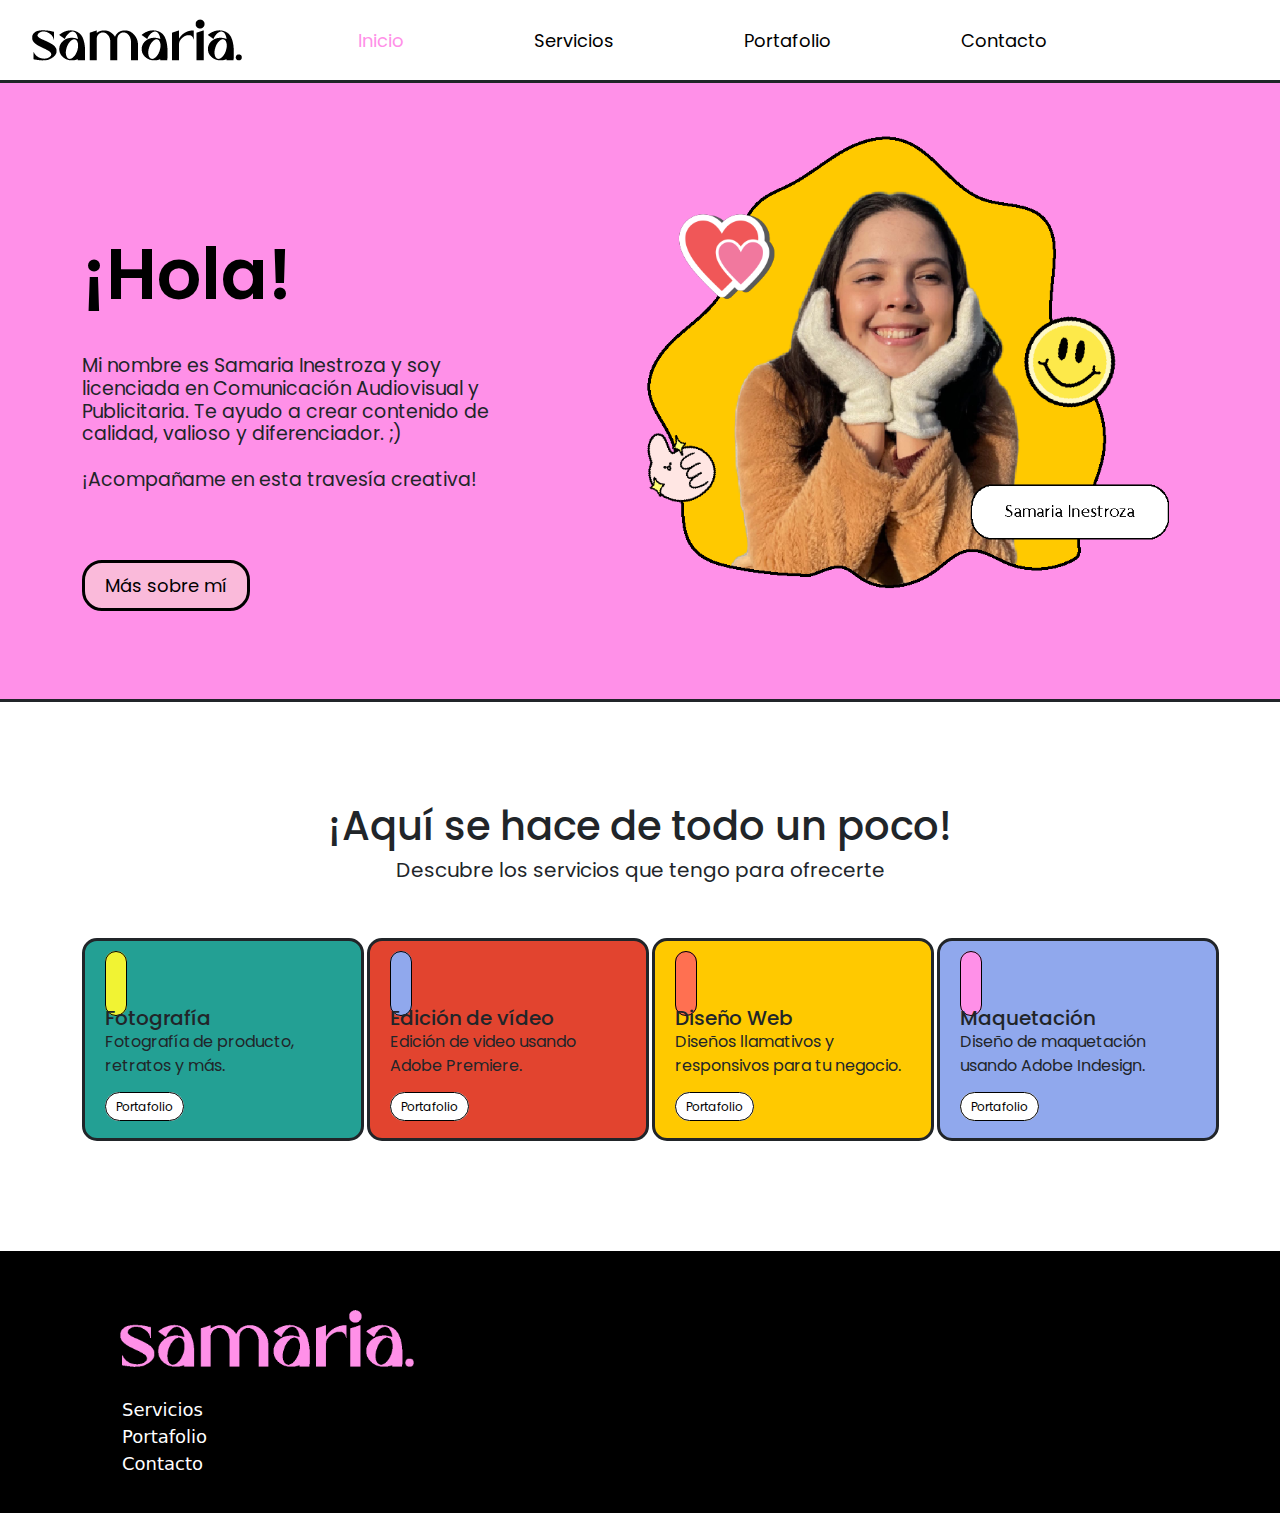
<file: index.html>
<!doctype html>
<html>
<head>
<meta charset="utf-8">
<meta name="viewport" content="width=device-width, initial-scale=1.0">
<meta name="Description" content="Quién es Samaria Inestroza y qué servicios ofrece">
<meta name="Keywords" content="Samaria Inestroza, Comunicación, Publicidad, Edición, Diseño, Adobe, Fotografía">
<title>Inicio - Samaria</title>
	<link href="img/favicon.png" rel="shortcut icon">
	<link href="css/style.css" rel="stylesheet">
	<link href="css/bootstrap.min.css" rel="stylesheet">
	<link rel="stylesheet" href="https://maxst.icons8.com/vue-static/landings/line-awesome/line-awesome/1.3.0/css/line-awesome.min.css">
	<link href="css/bootstrap-custom.css" rel="stylesheet">
	

</head>

<body>
	<header>
		<nav class="navbar navbar-expand-lg navbar-light bg-light">
        <div class="container-fluid">
    		<a class="navbar-brand" href="index.html"><img src="img/logo-samaria.png"  alt="logo" width="250"></a>
	  
    		<button class="navbar-toggler" type="button" data-bs-toggle="collapse" data-bs-target="#navbarNav" aria-controls="navbarNav" aria-expanded="false" aria-label="Toggle navigation">
      		<span class="navbar-toggler-icon"></span>
    		</button>
			
    		<div class="collapse navbar-collapse" id="navbarNav">
      		<ul class="navbar-nav">
        	<li class="nav-item">
          	<a class="nav-link active" aria-current="page" href="#">Inicio</a>
        	</li>
				
        <li class="nav-item">
          <a class="nav-link" href="servicios.html">Servicios</a>
        </li>
        <li class="nav-item">
          <a class="nav-link" href="portafolio.html">Portafolio</a>
        </li>
				
        <li class="nav-item">
          <a class="nav-link" href="contacto.html">Contacto</a>
        </li>
				
      </ul>
    </div>
  </div>
</nav>
	</header>
	

	
  <section id="hero">
	  <div class="container">
		 <div class="row">
			 <article class="col-lg-5 col-sm-12 col-12">
				 
				 <h1>¡Hola!</h1>
				 <h3>Mi nombre es Samaria Inestroza y soy licenciada en Comunicación Audiovisual y Publicitaria. Te ayudo a crear contenido de calidad, valioso y diferenciador. ;) <br> <br>¡Acompañame en esta travesía creativa! </h3>
				 
				 <a href="sobre-mi.html" class="link-rosado">Más sobre mí</a>
			 </article>
			 
			 <article class="col-lg-7 col-sm-12 col-12">
				 <img src="img/foto-samaria (2).png" alt="Samaria Inestroza" class="img-fluid">
			 </article>
		 </div>
	  </div>
  </section>
	
	
  <section id="servicios">
	  <div class="container">
		  <h1>¡Aquí se hace de todo un poco!</h1>
		  <h3>Descubre los servicios que tengo para ofrecerte</h3>
		  <br><br>
		  
		  <div class="row">
			  <article class="col-lg-3 col-sm-6 col-12">
				<div style="width: 18rem;">
  				<div class="card-body-1">
					<i class="las la-camera-retro"></i>
    				<h5 class="card-title">Fotografía</h5>
    				<p class="card-text">Fotografía de producto, retratos y más.</p>
    				<a href="portafolio.html" class="link-blanco">Portafolio</a>
   
  				</div>
				</div>
			  </article>
			  
			  <article class="col-lg-3 col-sm-6 col-12">
				<div style="width: 18rem;">
  				<div class="card-body-2">
					<i class="las la-film"></i>
    				<h5 class="card-title">Edición de vídeo</h5>
    				<p class="card-text">Edición de video usando Adobe Premiere.</p>
    				<a href="portafolio.html" class="link-blanco">Portafolio</a>
				</div>
				</div>
			  </article>
			  
			  <article class="col-lg-3 col-sm-6 col-12">
				<div style="width: 18rem;">
  				<div class="card-body-3">
					<i class="las la-laptop-code"></i>
					<h5 class="card-title">Diseño Web</h5>
					<p class="card-text">Diseños llamativos y responsivos para tu negocio.</p>
					<a href="portafolio.html" class="link-blanco">Portafolio</a>
  				</div>
				</div>
			  </article>
			  
			  <article class="col-lg-3 col-sm-6 col-12">
				<div style="width: 18rem;">
  				<div class="card-body-4">
					<i class="lab la-adobe"></i>
					<h5 class="card-title">Maquetación</h5>
					<p class="card-text">Diseño de maquetación usando Adobe Indesign.</p>
					<a href="portafolio.html" class="link-blanco">Portafolio</a>
  				</div>
				</div>
			  </article>
		  </div>
	  </div>
  </section>
	
	<footer>
		
		<div class="container">
		<div class="row">
			<article class="col-12 col-sm-12 col-12">
				<img src="img/logo-rosado.png" alt="logo" width="350px">
				
				<div class="row">
			<article class="col-lg-8 col-sm-4 col-4">
				<ul class="list-unstyled">
					<a href="servicios.html"><li>Servicios</li></a>
					<a href="portafolio.html"><li>Portafolio</li></a>
					<a href="contacto.html"><li>Contacto</li></a>

				</ul>
			</article>
				
			<article class="col-lg-1 col-sm-2 col-2">
				<a href="https://www.instagram.com/samariainestrozaa/"><i class="lab la-instagram"></i></a>
			</article>
			
			<article class="col-lg-1 col-sm-2 col-2">
				<a href="https://twitter.com/saminestrozaa"><i class="lab la-twitter"></i></a>
			</article>
			
			<article class="col-lg-1 col-sm-2 col-2">
				<a href="https://www.facebook.com/saminestroza12"><i class="lab la-facebook-f"></i></a>
			</article>
			
			<article class="col-lg-1 col-sm-2 col-2">
				<a href="https://www.tiktok.com/@samariainestrozaa"><i class="las la-file-audio"></i></a>
			</article>
			</div>
				
			</article>
				
		</div>
		</div>
	</footer>
	
		<script src="js/jquery.min.js"></script>
	<script src="js/bootstrap.min.js"></script>
	<script>
	  window.dataLayer = window.dataLayer || [];
	  function gtag(){dataLayer.push(arguments);}
	  gtag('js', new Date());

	  gtag('config', 'G-B54FGE08BT');
	</script>
</body>
</html>
</file>
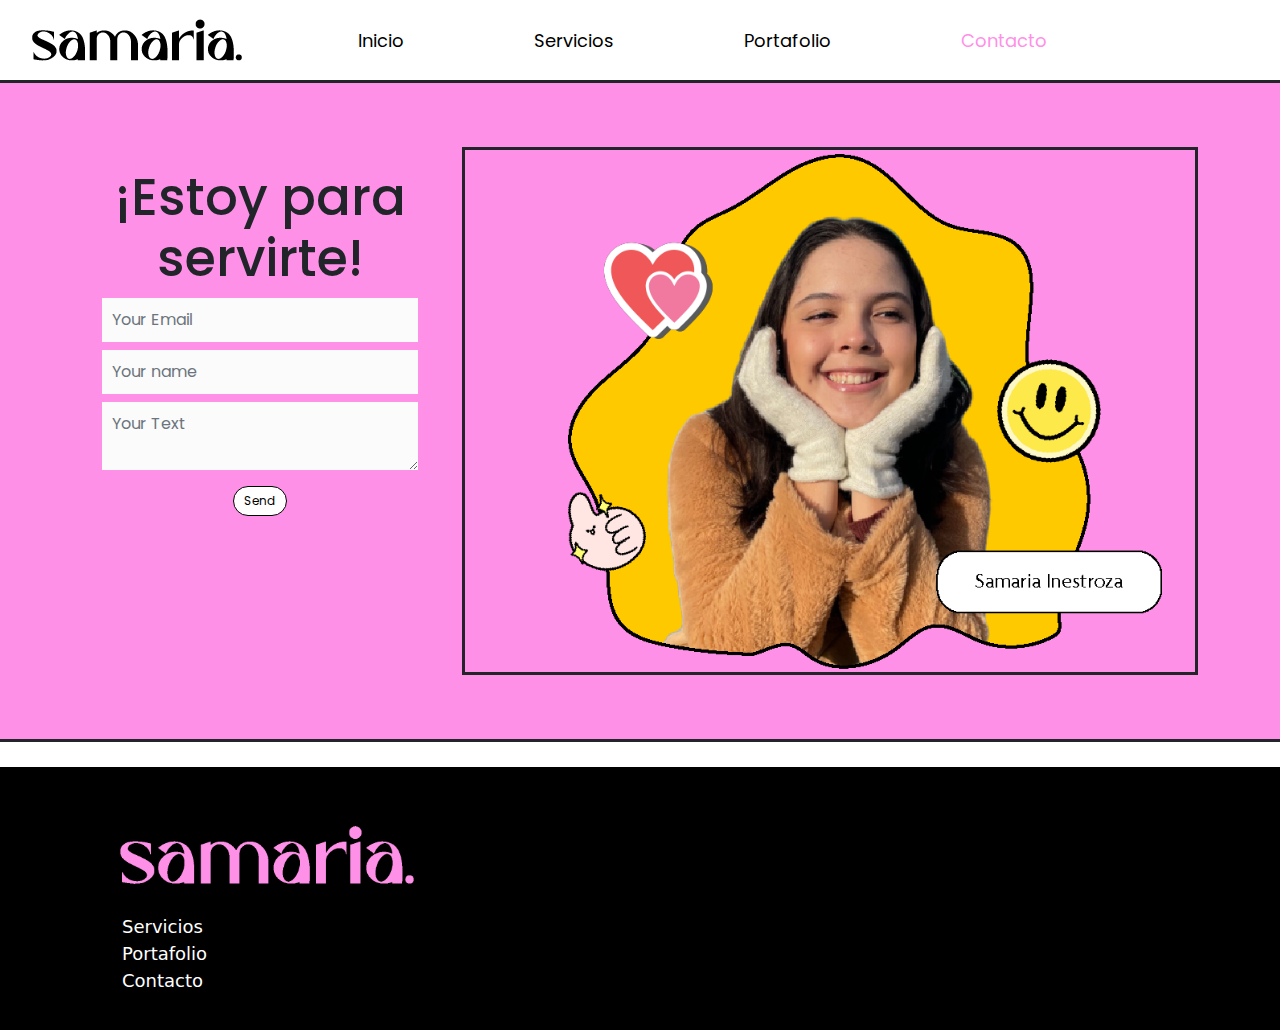
<file: contacto.html>
<!doctype html>
<html>
<head>
<meta charset="utf-8">
<meta name="viewport" content="width=device-width, initial-scale=1.0">
<meta name="Description" content="Quién es Samaria Inestroza y qué servicios ofrece">
<meta name="Keywords" content="Samaria Inestroza, Comunicación, Publicidad, Edición, Diseño, Adobe, Fotografía">
<title>Contacto - Samaria</title>
		<link href="img/favicon.png" rel="shortcut icon">
	<link href="css/style.css" rel="stylesheet">
	<link href="css/bootstrap.min.css" rel="stylesheet">
	<link rel="stylesheet" href="https://maxst.icons8.com/vue-static/landings/line-awesome/line-awesome/1.3.0/css/line-awesome.min.css">
	<link href="css/bootstrap-custom.css" rel="stylesheet">
</head>

<body>
	<header>
		<nav class="navbar navbar-expand-lg navbar-light bg-light">
        <div class="container-fluid">
    		<a class="navbar-brand" href="index.html"><img src="img/logo-samaria.png"  alt="logo" width="250"></a>
	  
    		<button class="navbar-toggler" type="button" data-bs-toggle="collapse" data-bs-target="#navbarNav" aria-controls="navbarNav" aria-expanded="false" aria-label="Toggle navigation">
      		<span class="navbar-toggler-icon"></span>
    		</button>
			
    		<div class="collapse navbar-collapse" id="navbarNav">
      		<ul class="navbar-nav">
        	<li class="nav-item">
          	<a class="nav-link" href="index.html">Inicio</a>
        	</li>
				
        <li class="nav-item">
          <a class="nav-link" href="servicios.html">Servicios</a>
        </li>
        <li class="nav-item">
          <a class="nav-link" href="portafolio.html">Portafolio</a>
        </li>
				
        <li class="nav-item">
          <a class="nav-link active" aria-current="page" href="contacto.html">Contacto</a>
        </li>
				
      </ul>
    </div>
  </div>
</nav>
	</header>
	    <section id="hero-contacto">
			<div class="container">
				<div class="row">
			   <article class="col-lg-4 col-sm-12 col-12">
			   <div class="info-form">
			   <h3>¡Estoy para servirte!</h3>
			   <form name="form-contact" method="post" action="contact-us.html">
			     <div class="mt-2"> 
				   <input type="email" name="nombre" class="form-control" required placeholder="Your Email">
				 </div>
				   
				 <div class="mt-2">
					 <input type="text" name="nombre" class="form-control" required placeholder="Your name">
				 </div>
				   
				 <div class="mt-2">
					 <textarea type="text" name="nombre" class="form-control" required placeholder="Your Text"></textarea>
				 </div>
				   
				   <div class="mt-3">
					   <button type="submit" class="link-blanco">Send</button>
				   </div>
				   
				   
			   </form>
		      </div>
		   </article>
			
          <article class="col-lg-8 col-sm-12 col-12">
		<img src="img/foto-samaria (2).png" alt="Samaria Inestroza" class="img-fluid">
			</article>
			</div>
			</div>
	</section>
	
			<footer>
		
		<div class="container">
		<div class="row">
			<article class="col-12 col-sm-12 col-12">
				<img src="img/logo-rosado.png" alt="logo" width="350px">
				
				<div class="row">
			<article class="col-lg-8 col-sm-4 col-4">
				<ul class="list-unstyled">
					<a href="servicios.html"><li>Servicios</li></a>
					<a href="portafolio.html"><li>Portafolio</li></a>
					<a href="#"><li>Contacto</li></a>

				</ul>
			</article>
				
			<article class="col-lg-1 col-sm-2 col-2">
				<a href="https://www.instagram.com/samariainestrozaa/"><i class="lab la-instagram"></i></a>
			</article>
			
			<article class="col-lg-1 col-sm-2 col-2">
				<a href="https://twitter.com/saminestrozaa"><i class="lab la-twitter"></i></a>
			</article>
			
			<article class="col-lg-1 col-sm-2 col-2">
				<a href="https://www.facebook.com/saminestroza12"><i class="lab la-facebook-f"></i></a>
			</article>
			
			<article class="col-lg-1 col-sm-2 col-2">
				<a href="https://www.tiktok.com/@samariainestrozaa"><i class="las la-file-audio"></i></a>
			</article>
			</div>
				
			</article>
				
		</div>
		</div>
	</footer>
	
				<script src="js/jquery.min.js"></script>
	<script src="js/bootstrap.min.js"></script>
	<script>
	  window.dataLayer = window.dataLayer || [];
	  function gtag(){dataLayer.push(arguments);}
	  gtag('js', new Date());

	  gtag('config', 'G-B54FGE08BT');
	</script>
</body>
</html>
</file>
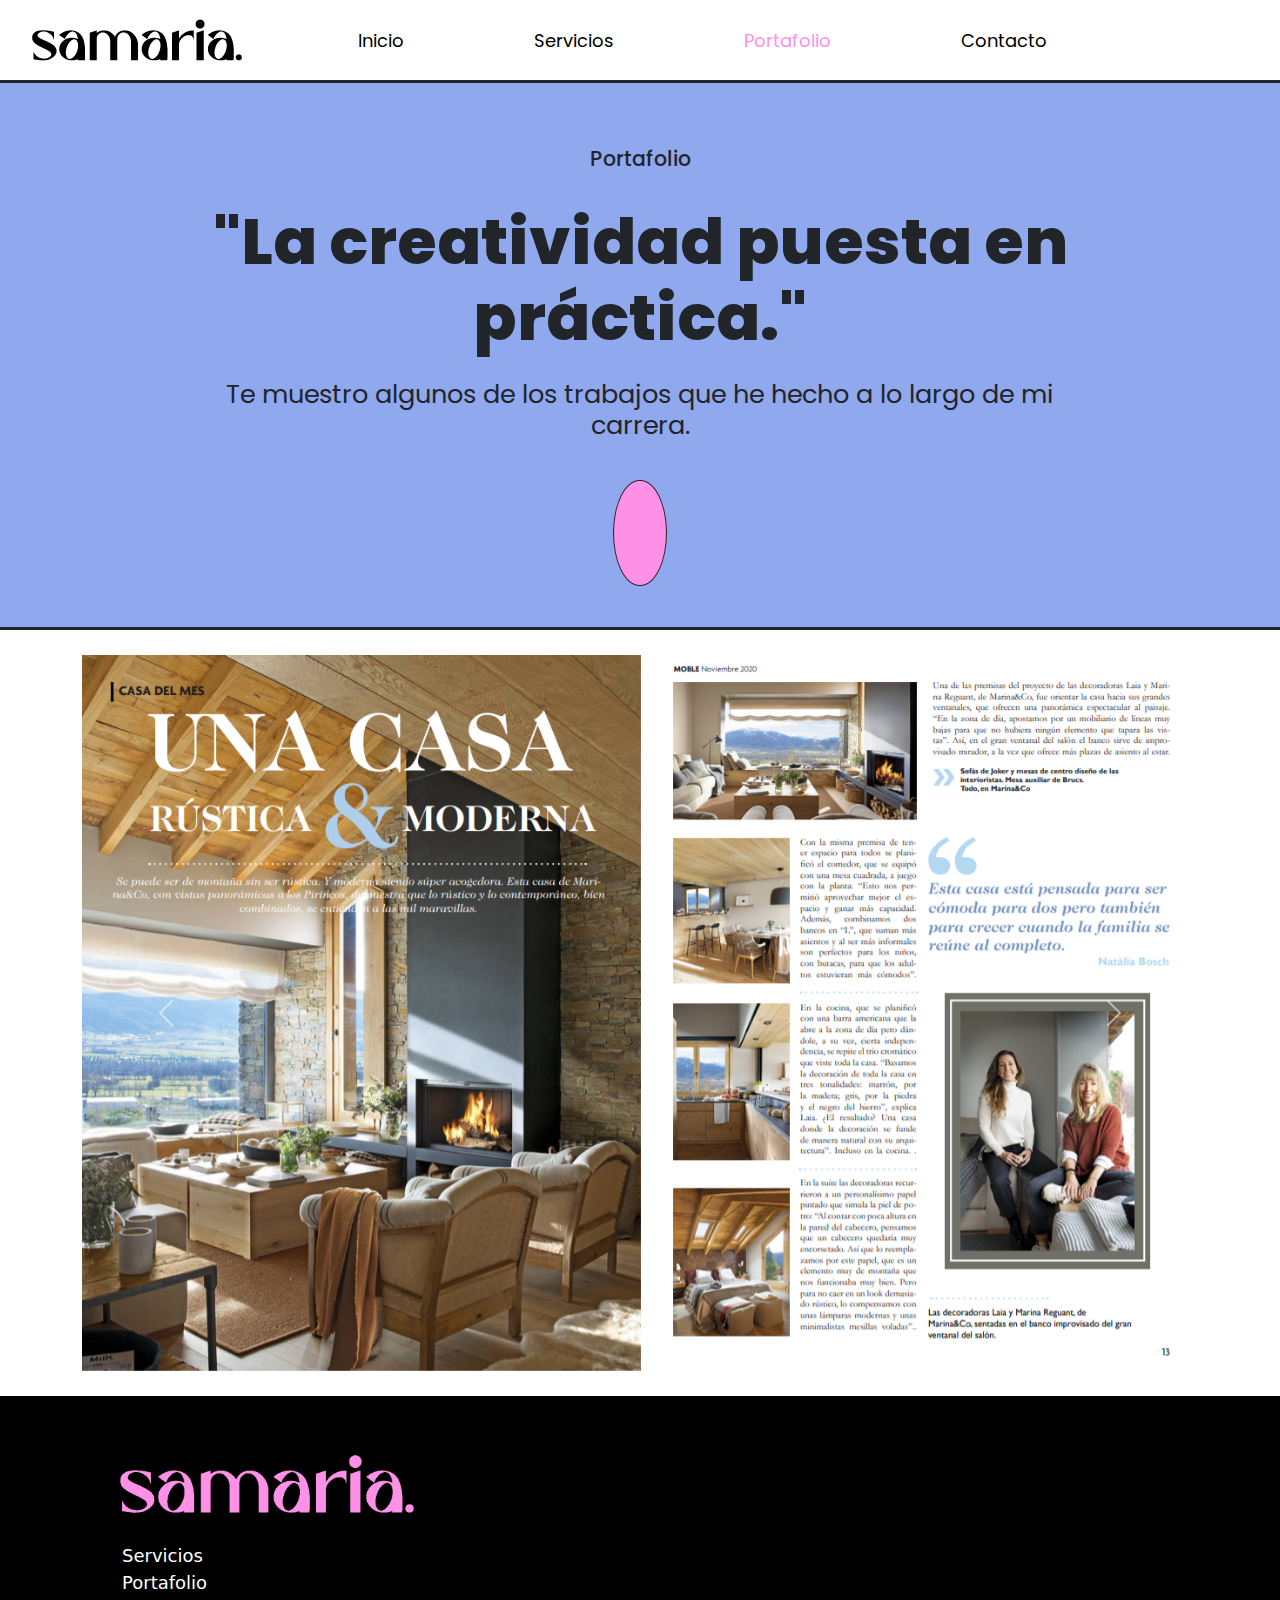
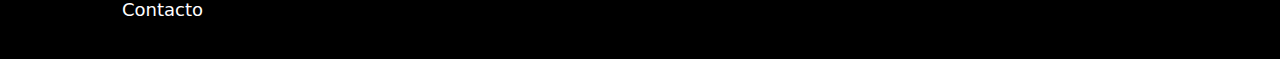
<file: portafolio.html>
<!doctype html>
<html>
<head>
<meta charset="utf-8">
<meta name="viewport" content="width=device-width, initial-scale=1.0">
<meta name="Description" content="Quién es Samaria Inestroza y qué servicios ofrece">
<meta name="Keywords" content="Samaria Inestroza, Comunicación, Publicidad, Edición, Diseño, Adobe, Fotografía">
<title>Portafolio - Samaria</title>

	<link href="img/favicon.png" rel="shortcut icon">
	<link href="css/style.css" rel="stylesheet">
	<link href="css/bootstrap.min.css" rel="stylesheet">
	<link rel="stylesheet" href="https://maxst.icons8.com/vue-static/landings/line-awesome/line-awesome/1.3.0/css/line-awesome.min.css">
	<link href="css/bootstrap-custom.css" rel="stylesheet">
</head>
<body>
		<header>
		<nav class="navbar navbar-expand-lg navbar-light bg-light">
        <div class="container-fluid">
    		<a class="navbar-brand" href="index.html"><img src="img/logo-samaria.png"  alt="logo" width="250"></a>
	  
    		<button class="navbar-toggler" type="button" data-bs-toggle="collapse" data-bs-target="#navbarNav" aria-controls="navbarNav" aria-expanded="false" aria-label="Toggle navigation">
      		<span class="navbar-toggler-icon"></span>
    		</button>
			
    		<div class="collapse navbar-collapse" id="navbarNav">
      		<ul class="navbar-nav">
        	<li class="nav-item">
          	<a class="nav-link" href="index.html">Inicio</a>
        	</li>
				
        <li class="nav-item">
          <a class="nav-link" href="servicios.html">Servicios</a>
        </li>
        <li class="nav-item">
          <a class="nav-link active" aria-current="page" href="portafolio.html">Portafolio</a>
        </li>
				
        <li class="nav-item">
          <a class="nav-link" href="contacto.html">Contacto</a>
        </li>
				
      </ul>
    </div>
  </div>
</nav>
	</header>
	
	<section id="hero-portafolio">
		<div class="container">
			<h5>Portafolio</h5>
			<br>
			<h1>"La creatividad puesta en práctica."</h1>
			<h3>Te muestro algunos de los trabajos que he hecho a lo largo de mi carrera.</h3>
			<i class="las la-arrow-down"></i>

		</div>
	</section>
	
	<section id="features-portafolio">
		<div class="container">
			

			<div id="carouselExampleControls" class="carousel slide" data-bs-ride="carousel">
  <div class="carousel-inner">
    <div class="carousel-item active">
      <img src="img/portafolio-1.png" class="d-block w-100" alt="portafolio 1">
    </div>
    <div class="carousel-item">
      <img src="img/portafolio-9.png" class="d-block w-100" alt="portafolio 2">
    </div>
    <div class="carousel-item">
      <img src="img/portafolio-3.png" class="d-block w-100" alt="portafolio 3">
    </div>
	  
	  <div class="carousel-item">
      <img src="img/portafolio-6.png" class="d-block w-100" alt="portafolio 4">
    </div>
	  
	<div class="carousel-item">
      <img src="img/portafolio-7}.png" class="d-block w-100" alt="portafolio 5">
    </div>
	  
	  
  </div>
  <button class="carousel-control-prev" type="button" data-bs-target="#carouselExampleControls" data-bs-slide="prev">
    <span class="carousel-control-prev-icon" aria-hidden="true"></span>
    <span class="visually-hidden">Previous</span>
  </button>
  <button class="carousel-control-next" type="button" data-bs-target="#carouselExampleControls" data-bs-slide="next">
    <span class="carousel-control-next-icon" aria-hidden="true"></span>
    <span class="visually-hidden">Next</span>
  </button>
</div>
		</div>
		
	</section>

		<footer>
		
		<div class="container">
		<div class="row">
			<article class="col-12 col-sm-12 col-12">
				<img src="img/logo-rosado.png" alt="logo" width="350px">
				
				<div class="row">
			<article class="col-lg-8 col-sm-4 col-4">
				<ul class="list-unstyled">
					<a href="servicios.html"><li>Servicios</li></a>
					<a href="portafolio.html"><li>Portafolio</li></a>
					<a href="#"><li>Contacto</li></a>

				</ul>
			</article>
				
			<article class="col-lg-1 col-sm-2 col-2">
				<a href="https://www.instagram.com/samariainestrozaa/"><i class="lab la-instagram"></i></a>
			</article>
			
			<article class="col-lg-1 col-sm-2 col-2">
				<a href="https://twitter.com/saminestrozaa"><i class="lab la-twitter"></i></a>
			</article>
			
			<article class="col-lg-1 col-sm-2 col-2">
				<a href="https://www.facebook.com/saminestroza12"><i class="lab la-facebook-f"></i></a>
			</article>
			
			<article class="col-lg-1 col-sm-2 col-2">
				<a href="https://www.tiktok.com/@samariainestrozaa"><i class="las la-file-audio"></i></a>
			</article>
			</div>
				
			</article>
				
		</div>
		</div>
	</footer>
	
			<script src="js/jquery.min.js"></script>
	<script src="js/bootstrap.min.js"></script>
	<script>
	  window.dataLayer = window.dataLayer || [];
	  function gtag(){dataLayer.push(arguments);}
	  gtag('js', new Date());

	  gtag('config', 'G-B54FGE08BT');
	</script>
</body>
</html>
</file>
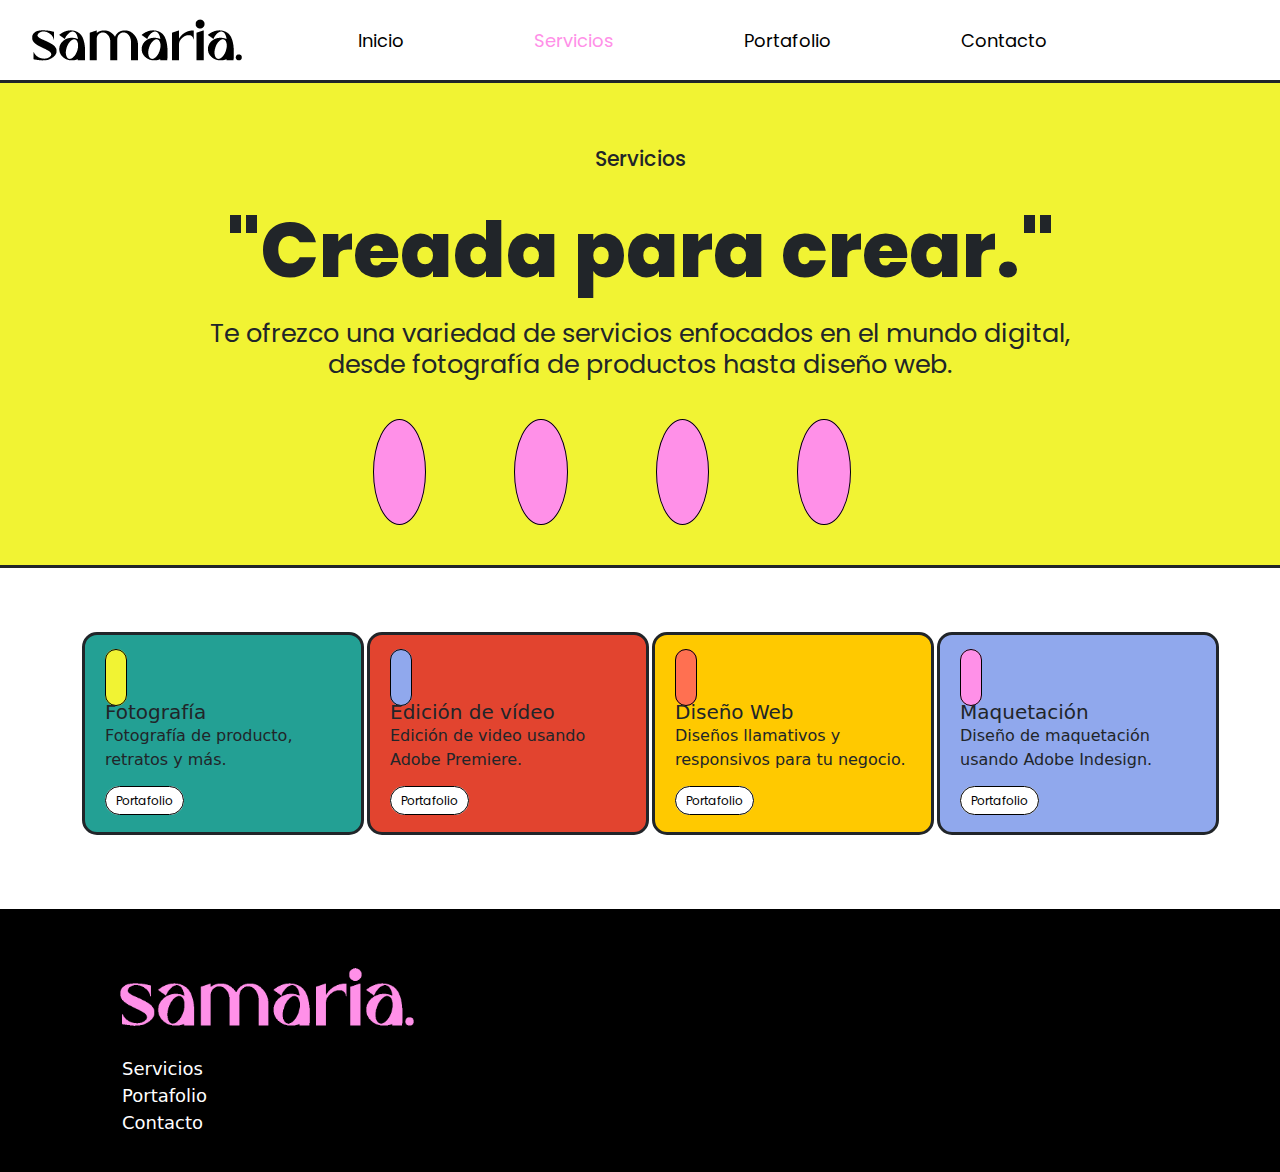
<file: servicios.html>
<!doctype html>
<html>
<head>
<meta charset="utf-8">
<meta name="viewport" content="width=device-width, initial-scale=1.0">
<meta name="Description" content="Quién es Samaria Inestroza y qué servicios ofrece">
<meta name="Keywords" content="Samaria Inestroza, Comunicación, Publicidad, Edición, Diseño, Adobe, Fotografía">
<title>Servicios - Samaria</title>
	<link href="img/favicon.png" rel="shortcut icon">
	<link href="css/style.css" rel="stylesheet">
	<link href="css/bootstrap.min.css" rel="stylesheet">
	<link rel="stylesheet" href="https://maxst.icons8.com/vue-static/landings/line-awesome/line-awesome/1.3.0/css/line-awesome.min.css">
	<link href="css/bootstrap-custom.css" rel="stylesheet">
	

</head>

<body>
	<header>
		<nav class="navbar navbar-expand-lg navbar-light bg-light">
        <div class="container-fluid">
    		<a class="navbar-brand" href="index.html"><img src="img/logo-samaria.png"  alt="logo" width="250"></a>
	  
    		<button class="navbar-toggler" type="button" data-bs-toggle="collapse" data-bs-target="#navbarNav" aria-controls="navbarNav" aria-expanded="false" aria-label="Toggle navigation">
      		<span class="navbar-toggler-icon"></span>
    		</button>
			
    		<div class="collapse navbar-collapse" id="navbarNav">
      		<ul class="navbar-nav">
        	<li class="nav-item">
          	<a class="nav-link" href="index.html">Inicio</a>
        	</li>
				
        <li class="nav-item">
          <a class="nav-link active" aria-current="page" href="servicios.html">Servicios</a>
        </li>
        <li class="nav-item">
          <a class="nav-link" href="portafolio.html">Portafolio</a>
        </li>
				
        <li class="nav-item">
          <a class="nav-link" href="contacto.html">Contacto</a>
        </li>
				
      </ul>
    </div>
  </div>
</nav>
	</header>
	
	<section id="hero-servicio">
		<div class="container">
			<h5>Servicios</h5>
			<br>
			<h1>"Creada para crear."</h1>
			<h3>Te ofrezco una variedad de servicios enfocados en el mundo digital, desde fotografía de productos hasta diseño web.</h3>
			
			
			<div class="row offset-3">
				 <article class="col-lg-2 col-sm-2 col-2">
					 <i class="las la-camera-retro"></i>
				</article>
				
				 <article class="col-lg-2 col-sm-2 col-2">
					 <i class="las la-film"></i>
				</article>
				
				 <article class="col-lg-2 col-sm-2 col-2">
					 <i class="las la-laptop-code"></i>
				</article>
				
				 <article class="col-lg-2 col-sm-2 col-2">
					 <i class="lab la-adobe"></i>
				</article>
			</div>
		</div>
	</section>
	
    <section id="features-servicios">
		<div class="container">
			<div class="row">
			  <article class="col-lg-3 col-sm-6 col-12">
				<div style="width: 18rem;">
  				<div class="card-body-1">
					<i class="las la-camera-retro"></i>
    				<h5 class="card-title">Fotografía</h5>
    				<p class="card-text">Fotografía de producto, retratos y más.</p>
    				<a href="portafolio.html" class="link-blanco">Portafolio</a>
   
  				</div>
				</div>
			  </article>
			  
			  <article class="col-lg-3 col-sm-6 col-12">
				<div style="width: 18rem;">
  				<div class="card-body-2">
					<i class="las la-film"></i>
    				<h5 class="card-title">Edición de vídeo</h5>
    				<p class="card-text">Edición de video usando Adobe Premiere.</p>
    				<a href="portafolio.html" class="link-blanco">Portafolio</a>
				</div>
				</div>
			  </article>
			  
			  <article class="col-lg-3 col-sm-6 col-12">
				<div style="width: 18rem;">
  				<div class="card-body-3">
					<i class="las la-laptop-code"></i>
					<h5 class="card-title">Diseño Web</h5>
					<p class="card-text">Diseños llamativos y responsivos para tu negocio.</p>
					<a href="portafolio.html" class="link-blanco">Portafolio</a>
  				</div>
				</div>
			  </article>
			  
			  <article class="col-lg-3 col-sm-6 col-12">
				<div style="width: 18rem;">
  				<div class="card-body-4">
					<i class="lab la-adobe"></i>
					<h5 class="card-title">Maquetación</h5>
					<p class="card-text">Diseño de maquetación usando Adobe Indesign.</p>
					<a href="portafolio.html" class="link-blanco">Portafolio</a>
  				</div>
				</div>
			  </article>
		  </div>
		</div>
	</section>
	  
		<footer>
		
		<div class="container">
		<div class="row">
			<article class="col-12 col-sm-12 col-12">
				<img src="img/logo-rosado.png" alt="logo" width="350px">
				
				<div class="row">
			<article class="col-lg-8 col-sm-4 col-4">
				<ul class="list-unstyled">
					<a href="servicios.html"><li>Servicios</li></a>
					<a href="portafolio.html"><li>Portafolio</li></a>
					<a href="contacto.html"><li>Contacto</li></a>

				</ul>
			</article>
				
			<article class="col-lg-1 col-sm-2 col-2">
				<a href="https://www.instagram.com/samariainestrozaa/"><i class="lab la-instagram"></i></a>
			</article>
			
			<article class="col-lg-1 col-sm-2 col-2">
				<a href="https://twitter.com/saminestrozaa"><i class="lab la-twitter"></i></a>
			</article>
			
			<article class="col-lg-1 col-sm-2 col-2">
				<a href="https://www.facebook.com/saminestroza12"><i class="lab la-facebook-f"></i></a>
			</article>
			
			<article class="col-lg-1 col-sm-2 col-2">
				<a href="https://www.tiktok.com/@samariainestrozaa"><i class="las la-file-audio"></i></a>
			</article>
			</div>
				
			</article>
				
		</div>
		</div>
	</footer>
	
		<script src="js/jquery.min.js"></script>
	<script src="js/bootstrap.min.js"></script>
	<script>
	  window.dataLayer = window.dataLayer || [];
	  function gtag(){dataLayer.push(arguments);}
	  gtag('js', new Date());

	  gtag('config', 'G-B54FGE08BT');
	</script>
</body>
</html>
</file>
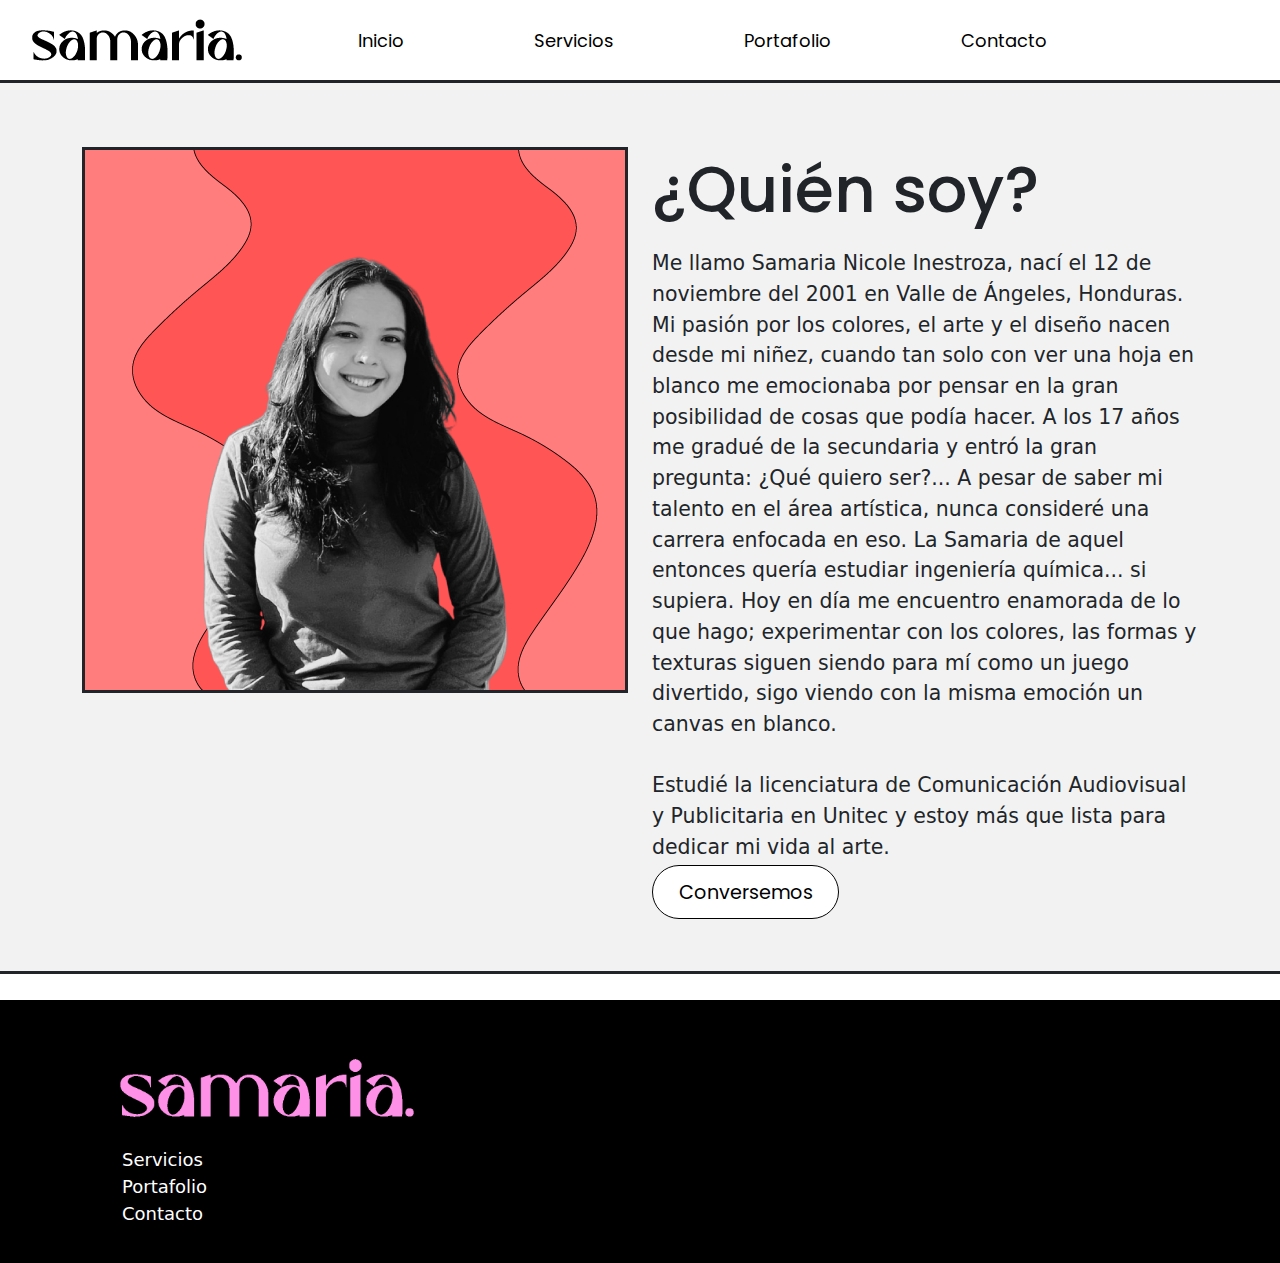
<file: sobre-mi.html>
<!doctype html>
<html>
<head>
<meta charset="utf-8">
<meta name="viewport" content="width=device-width, initial-scale=1.0">
<meta name="Description" content="Quién es Samaria Inestroza y qué servicios ofrece">
<meta name="Keywords" content="Samaria Inestroza, Comunicación, Publicidad, Edición, Diseño, Adobe, Fotografía">
<title>Sobre mí - Samaria</title>

			<link href="img/favicon.png" rel="shortcut icon">
	<link href="css/style.css" rel="stylesheet">
	<link href="css/bootstrap.min.css" rel="stylesheet">
	<link rel="stylesheet" href="https://maxst.icons8.com/vue-static/landings/line-awesome/line-awesome/1.3.0/css/line-awesome.min.css">
	<link href="css/bootstrap-custom.css" rel="stylesheet">
</head>
	
<body>
	<header>
		<nav class="navbar navbar-expand-lg navbar-light bg-light">
        <div class="container-fluid">
    		<a class="navbar-brand" href="index.html"><img src="img/logo-samaria.png"  alt="logo" width="250"></a>
	  
    		<button class="navbar-toggler" type="button" data-bs-toggle="collapse" data-bs-target="#navbarNav" aria-controls="navbarNav" aria-expanded="false" aria-label="Toggle navigation">
      		<span class="navbar-toggler-icon"></span>
    		</button>
			
    		<div class="collapse navbar-collapse" id="navbarNav">
      		<ul class="navbar-nav">
        	<li class="nav-item">
          	<a class="nav-link" href="index.html">Inicio</a>
        	</li>
				
        <li class="nav-item">
          <a class="nav-link" href="servicios.html">Servicios</a>
        </li>
        <li class="nav-item">
          <a class="nav-link" href="portafolio.html">Portafolio</a>
        </li>
				
        <li class="nav-item">
          <a class="nav-link" href="contacto.html">Contacto</a>
        </li>
				
      </ul>
    </div>
  </div>
</nav>
	</header>
	
	<section id="hero-samaria">
		<div class="container">
			<div class="row">
				<article class="col-lg-6 col-sm-6 col-12">
					<img src="img/foto-sobremi.png" alt="Samaria Inestroza" class="img-fluid">
				</article>
				
				<article class="col-lg-6 col-sm-6 col-12">
					<h1>¿Quién soy?</h1>
					<p>Me llamo Samaria Nicole Inestroza, nací el 12 de noviembre del 2001 en Valle de Ángeles, Honduras. Mi pasión por los colores, el arte y el diseño nacen desde mi niñez, cuando tan solo con ver una hoja en blanco me emocionaba por pensar en la gran posibilidad de cosas que podía hacer. A los 17 años me gradué de la secundaria y entró la gran pregunta: ¿Qué quiero ser?... A pesar de saber mi talento en el área artística, nunca consideré una carrera enfocada en eso. La Samaria de aquel entonces quería estudiar ingeniería química... si supiera. Hoy en día me encuentro enamorada de lo que hago; experimentar con los colores, las formas y texturas siguen siendo para mí como un juego divertido, sigo viendo con la misma emoción un canvas en blanco. <br> <br> Estudié la licenciatura de Comunicación Audiovisual y Publicitaria en Unitec y estoy más que lista para dedicar mi vida al arte.  </p>
					
					<a href="contacto.html" class="link-contacto">Conversemos</a>
				</article>
			</div>
		</div>
	</section>
	
				<footer>
		
		<div class="container">
		<div class="row">
			<article class="col-12 col-sm-12 col-12">
				<img src="img/logo-rosado.png" alt="logo" width="350px">
				
				<div class="row">
			<article class="col-lg-8 col-sm-4 col-4">
				<ul class="list-unstyled">
					<a href="servicios.html"><li>Servicios</li></a>
					<a href="portafolio.html"><li>Portafolio</li></a>
					<a href="#"><li>Contacto</li></a>

				</ul>
			</article>
				
			<article class="col-lg-1 col-sm-2 col-2">
				<a href="https://www.instagram.com/samariainestrozaa/"><i class="lab la-instagram"></i></a>
			</article>
			
			<article class="col-lg-1 col-sm-2 col-2">
				<a href="https://twitter.com/saminestrozaa"><i class="lab la-twitter"></i></a>
			</article>
			
			<article class="col-lg-1 col-sm-2 col-2">
				<a href="https://www.facebook.com/saminestroza12"><i class="lab la-facebook-f"></i></a>
			</article>
			
			<article class="col-lg-1 col-sm-2 col-2">
				<a href="https://www.tiktok.com/@samariainestrozaa"><i class="las la-file-audio"></i></a>
			</article>
			</div>
				
			</article>
				
		</div>
		</div>
	</footer>
	
				<script src="js/jquery.min.js"></script>
	<script src="js/bootstrap.min.js"></script>
	<script>
	  window.dataLayer = window.dataLayer || [];
	  function gtag(){dataLayer.push(arguments);}
	  gtag('js', new Date());

	  gtag('config', 'G-B54FGE08BT');
	</script>
</body>
</html>
</file>
<file: css/style.css>
@import url('https://fonts.googleapis.com/css2?family=Poppins:wght@100;200;300;400;500;600&display=swap');
FF90E8; FFC900;

body{
	font-family: Poppins;

}

#hero{
	background-color: #FF90E8;
	border-top: medium solid;
	border-bottom: medium solid;
	padding-bottom: 100px;
	margin-bottom: 20px;
}
#hero img{
	padding-top: 50px;
}

#hero h1{ 
	font-family: Poppins;
	font-size: 70px;
	font-weight: 600;
	padding-top: 150px;
	padding-bottom: 30px;
	color: #000000;
}

#hero h3{
	font-family: Poppins;
	font-size: 19px;
	font-weight: 400;
	margin-bottom: 80px;
}


.link-rosado{
	font-family: Poppins;
	background-color: #FABADA;
	color: #000000;
	text-decoration: none;
	padding: 10px 20px;
	border-radius: 20px;
	font-size: 18px;
	border: medium solid;
	
}

.link-blanco{
	font-family: Poppins;
	background-color: #fff;
	color: #000000;
	text-decoration: none;
	padding: 5px 10px;
	border-radius: 20px;
	font-size: 12px;
	border: thin solid;
	
}

#hero a:hover{
	background-color: #fff;
	color: #000000;
}


#servicios{
	font-family: Poppins;
	margin-top: 100px;
	margin-bottom: 100px;
}

#servicios h1{
	text-align: center;
	font-size: 40px;
}

#servicios h3{
	text-align: center;
	font-weight: 400;
	font-size: 20px;
}

.card-body-1{
	background-color: #23A094;
	padding: 20px;
	border: medium solid;
	border-radius: 15px;
	margin-bottom: 10px;
	margin-right: 2%;

}

.card-body-2{
	background-color: #E2442F;
	padding: 20px;
    border: medium solid;
	border-radius: 15px;
	margin-bottom: 10px;
	margin-right: 2%;

}

.card-body-3{
	background-color: #FFC900;
	padding: 20px;
    border: medium solid;
	border-radius: 15px;
	margin-bottom: 10px;
	margin-right: 2%;
}

.card-body-4{
	background-color: #90A8ED;
	padding: 20px;
    border: medium solid;
	border-radius: 15px;
	margin-bottom: 10px;
	margin-right: 2%;
	
}

.la-camera-retro{
	color: #000000;
	font-size: 30px;
	background-color: #F1F333;
	border-radius: 50px;
	padding: 10px;
	margin-bottom: 20px;
	border: thin solid;
}

.la-film{
	color: #000000;
	font-size: 30px;
	background-color: #90A8ED;
	border-radius: 50px;
	padding: 10px;
	margin-bottom: 20px;
	border: thin solid;
		
}

.la-laptop-code{
	color: #000000;
	font-size: 30px;
	background-color: #FF7051;
	border-radius: 50px;
	padding: 10px;
	margin-bottom: 20px;
	border: thin solid;
}

.la-adobe{
	color: #000000;
	font-size: 30px;
	background-color: #FF90E8;
	border-radius: 50px;
	padding: 10px;
	margin-bottom: 20px;
	border: thin solid;
}

#servicios a:hover{
	background-color: #000000;
	color: #fff;
	border: none;
}

footer{ 
	background-color: #000000;
	padding-left: 20px;
	padding-top: 50px;
	padding-bottom: 20px;
	color: #fff;

}


.la-instagram{
	font-size: 50px;
	margin-right: 40px;
	
}

.la-twitter{
	font-size: 50px;
}

.la-facebook-f{
	font-size: 50px;
}

.la-file-audio{
	font-size: 50px;
}
footer img{
	margin-bottom: 20px;
	
}

footer a{ 
	color: #fff;
	text-decoration: none;

}

footer a:hover{
	color: #FF90E8;
}

li{
	margin-left: 30px;
	font-size: 18px
}

#hero-servicio{ 
	background-color: #F1F333;
	padding-top: 5vw ;
	padding-bottom: 5vw;
	border-top: medium solid;
	border-bottom: medium solid;
	margin-bottom: 2vw;
	font-family: Poppins;
}

#hero-servicio h5{
	text-align: center;
	font-weight: 500;
	font-size: 1.6vw;
	
}

#hero-servicio h1{
	text-align: center;
	font-size: 6vw;
	font-weight: 800;	
}

#hero-servicio h3{
	text-align: center;
	font-size: 2vw;
	margin-top: 2%;
	margin-left: 10%;
	margin-right: 10%;
	font-weight: 400;
	margin-bottom: 5vw;
	
}

h4{
	text-align: center;
	font-size: 1.7vw;
}

#hero-servicio .la-camera-retro{
	font-size: 3vw;
	background-color: #FF90E8;
	padding: 2vw;
	border-radius: 50%;
}

#hero-servicio .la-adobe{
	font-size: 3vw;
	background-color: #FF90E8;
	padding: 2vw;
	border-radius: 50%;
}

#hero-servicio .la-film{ 
	font-size: 3vw;
	background-color: #FF90E8;
	padding: 2vw;
	border-radius: 50%;
}

#hero-servicio .la-laptop-code{
	font-size: 3vw;
	background-color: #FF90E8;
	padding: 2vw;
	border-radius: 50%;
}

#hero-portafolio{
	background-color: #90A8ED;
	padding-top: 5vw ;
	padding-bottom: 5vw;
	border-top: medium solid;
	border-bottom: medium solid;
	margin-bottom: 2vw;
	font-family: Poppins;
	text-align: center;
}


#hero-portafolio h5{
	text-align: center;
	font-weight: 500;
	font-size: 1.6vw;
	
}

#hero-portafolio h1{
	text-align: center;
	font-size: 5vw;
	font-weight: 800;	
}

#hero-portafolio h3{
	text-align: center;
	font-size: 2vw;
	margin-top: 2%;
	margin-left: 10%;
	margin-right: 10%;
	font-weight: 400;
	margin-bottom: 5vw;
	
}

.la-arrow-down{
	text-align: center;
	font-size: 3vw;
	background-color: #FF90E8;
	padding: 2vw;
	border-radius: 50%;
	border: thin solid;
}

#features-portafolio{
	font-family: Poppins;
	margin-bottom: 2vw;
}

#features-portafolio h3{
	text-align: center;
	font-size: 3vw;
	font-weight: 800;
	margin-bottom: 5vw;
	margin-top: 5vw;
	
}

#features-servicios{
	margin-bottom: 5vw;
	margin-top: 5vw;
}

#features-servicios a:hover{
	background-color: #000000;
	color: #fff;
	border: none;
}

#hero-contacto{
	padding-top: 5vw ;
	padding-bottom: 5vw;
	border-top: medium solid;
	border-bottom: medium solid;
	margin-bottom: 2vw;
	font-family: Poppins;
	background-color: #FF90E8;
	
}

#hero-contacto h3{
	font-size: 4vw;
}

#hero-contacto input,
#hero-contacto textarea{
	padding: 10px;
	border-radius: 0;
	background-color: #fbfbfb;
	border: 0;
	
}

#hero-contacto .info-form{

	padding: 20px;
	text-align: center;

	
}

.link-negro{
	background-color: #000000;
	color: #fff;
	padding: 10px 138px;
	border: none;
}

#hero-contacto button:hover{
	background-color: #FFC900;
	color: #000000;
	border: thin solid;
}

#hero-contacto img{
	border-top: medium solid;
	border-bottom: medium solid;
	border-left: medium solid;
	border-right: medium solid;
}

#hero-samaria{
	border-top: medium solid;
	border-bottom: medium solid;
	margin-bottom: 2%;
	padding-top: 5%;
	padding-bottom: 5%;
	background-color: #F2F2F2;
}

#hero-samaria img{
	border: medium solid;
}

#hero-samaria h1{
	padding-top: 1%;
	font-family: Poppins;
	font-weight: 500;
	font-size: 5vw;
}

#hero-samaria p{
	padding-top: 2%;
	font-size: 1.6vw;
	margin-bottom: 2%%;
}

#hero-samaria a:hover{
	background-color: #FF90E8;
	color: #000000;
}

.link-contacto{
	font-family: Poppins;
	background-color: #fff;
	color: #000000;
	text-decoration: none;
	padding: 1vw 2vw;
	border-radius: 30px;
	font-size: 1.5vw;
	border: thin solid;
	
}
</file>
